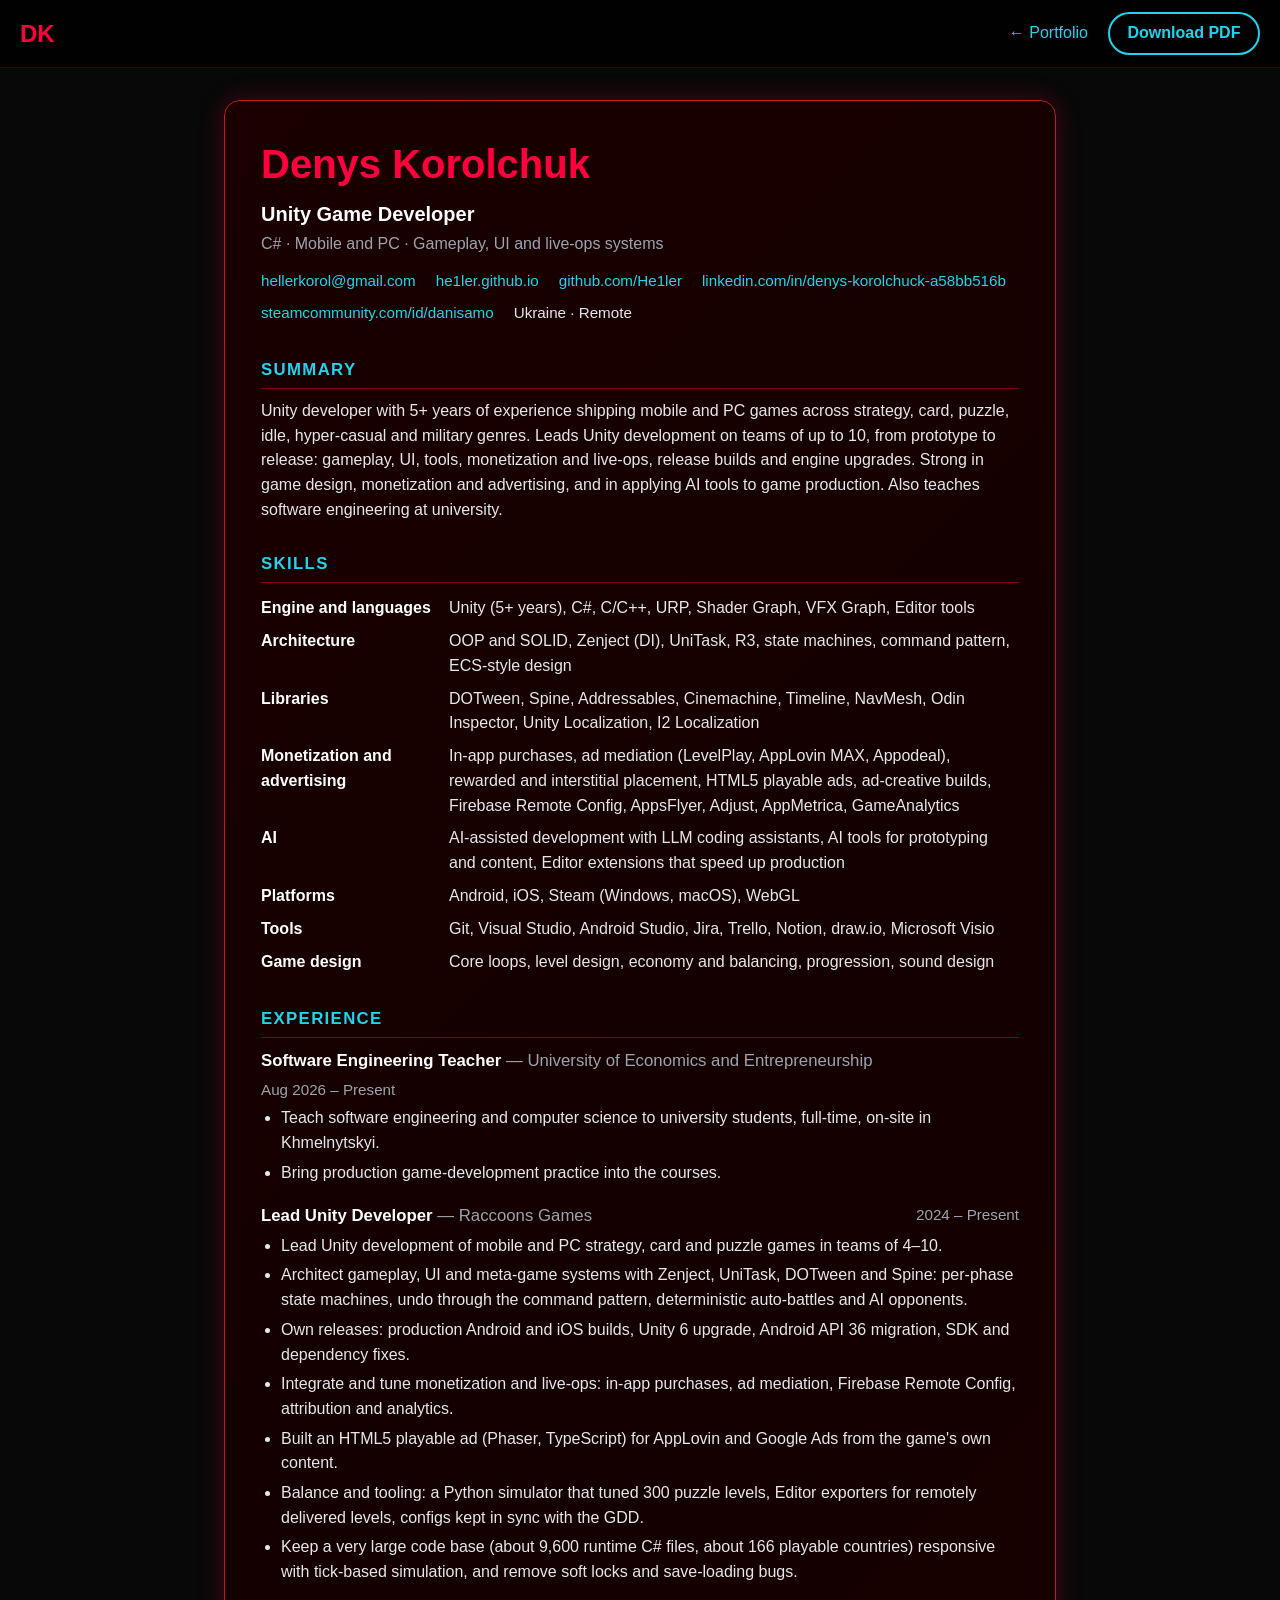
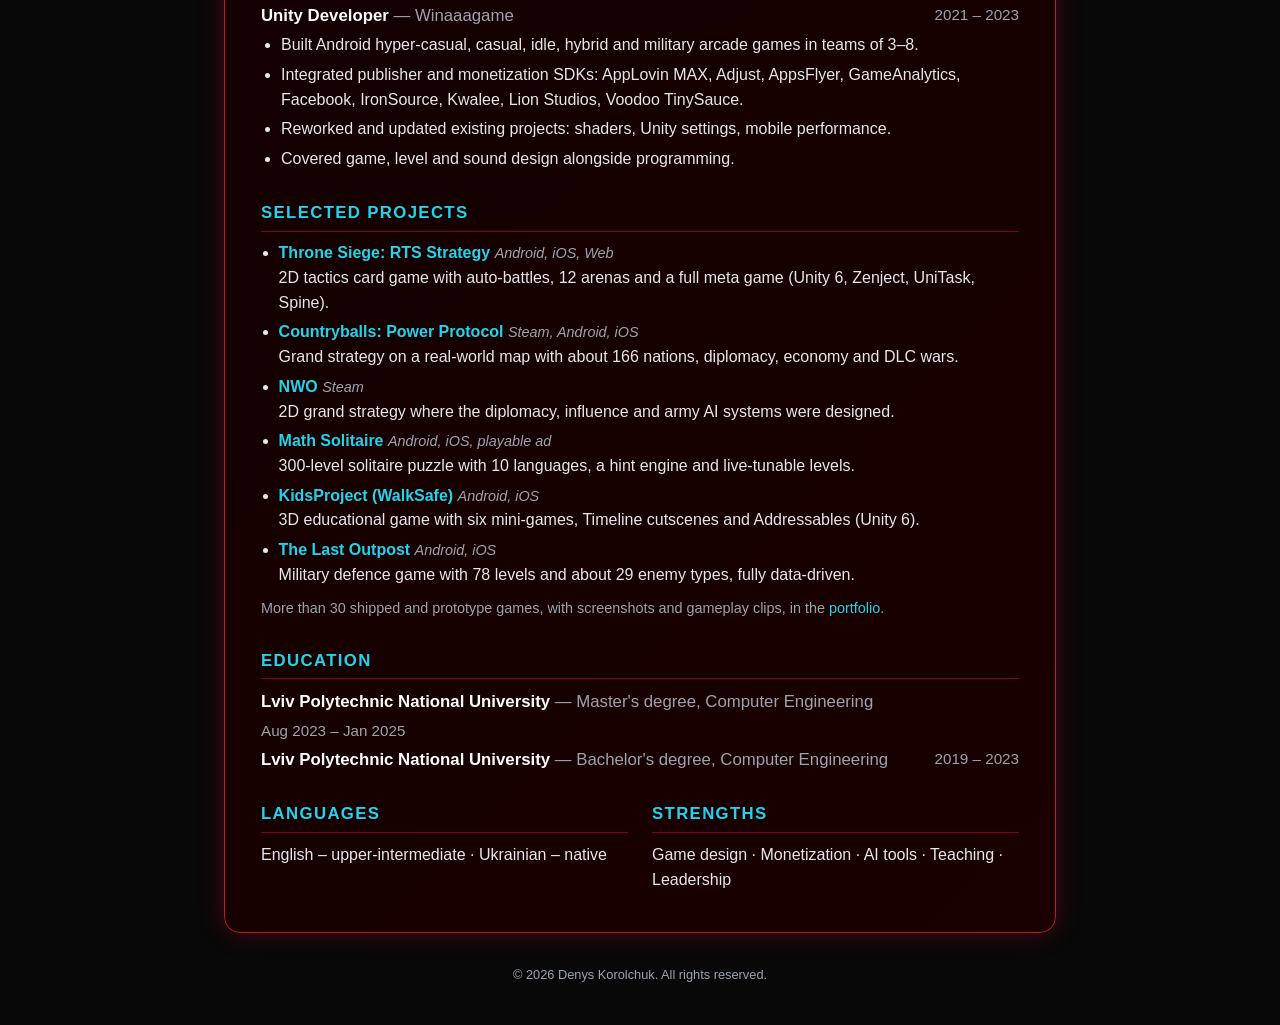
<file: cv.html>
<!DOCTYPE html>
<html lang="en">
<head>
  <meta charset="UTF-8" />
  <meta name="viewport" content="width=device-width, initial-scale=1.0" />
  <title>CV | Denys Korolchuk, Unity Game Developer</title>
  <meta name="description" content="CV of Denys Korolchuk, Unity and C# game developer: experience, skills, selected projects and education.">
  <meta name="theme-color" content="#080808">
  <link rel="canonical" href="https://he1ler.github.io/cv.html">
  <link rel="icon" href="data:image/svg+xml,%3Csvg xmlns=%27http://www.w3.org/2000/svg%27 viewBox=%270 0 64 64%27%3E%3Crect width=%2764%27 height=%2764%27 rx=%2712%27 fill=%27%23080808%27/%3E%3Ctext x=%2732%27 y=%2743%27 font-family=%27Arial,sans-serif%27 font-size=%2732%27 font-weight=%27bold%27 text-anchor=%27middle%27 fill=%27%23ff003c%27%3EDK%3C/text%3E%3C/svg%3E">
  <meta property="og:type" content="profile">
  <meta property="og:title" content="CV | Denys Korolchuk, Unity Game Developer">
  <meta property="og:description" content="Unity developer with 5+ years of experience shipping mobile and PC games.">
  <meta property="og:url" content="https://he1ler.github.io/cv.html">
  <meta property="og:image" content="https://he1ler.github.io/og-image.jpg">
  <link rel="stylesheet" href="cv.css?v=20261005j">
</head>
<body>
  <div class="cv-bar">
    <a class="cv-logo" href="./">DK</a>
    <div class="cv-bar-actions">
      <a href="./">&larr; Portfolio</a>
      <a class="cv-btn" href="Denys-Korolchuk-CV.pdf" download>Download PDF</a>
    </div>
  </div>

  <main class="cv-page">
    <header class="cv-head">
      <h1>Denys Korolchuk</h1>
      <p class="cv-title">Unity Game Developer</p>
      <p class="cv-tagline">C# · Mobile and PC · Gameplay, UI and live-ops systems</p>
      <ul class="cv-contact"><li><a class="js-email" data-user="hellerkorol" data-domain="gmail.com" data-show-address href="#">Email</a></li><li><a href="https://he1ler.github.io">he1ler.github.io</a></li><li><a href="https://github.com/He1ler">github.com/He1ler</a></li><li><a href="https://www.linkedin.com/in/denys-korolchuck-a58bb516b/">linkedin.com/in/denys-korolchuck-a58bb516b</a></li><li><a href="https://steamcommunity.com/id/danisamo">steamcommunity.com/id/danisamo</a></li><li>Ukraine · Remote</li></ul>
    </header>

    <section><h2>Summary</h2><p>Unity developer with 5+ years of experience shipping mobile and PC games across strategy, card, puzzle, idle, hyper-casual and military genres. Leads Unity development on teams of up to 10, from prototype to release: gameplay, UI, tools, monetization and live-ops, release builds and engine upgrades. Strong in game design, monetization and advertising, and in applying AI tools to game production. Also teaches software engineering at university.</p></section>
    <section><h2>Skills</h2><dl class="cv-skills"><div class="cv-skill"><dt>Engine and languages</dt><dd>Unity (5+ years), C#, C/C++, URP, Shader Graph, VFX Graph, Editor tools</dd></div><div class="cv-skill"><dt>Architecture</dt><dd>OOP and SOLID, Zenject (DI), UniTask, R3, state machines, command pattern, ECS-style design</dd></div><div class="cv-skill"><dt>Libraries</dt><dd>DOTween, Spine, Addressables, Cinemachine, Timeline, NavMesh, Odin Inspector, Unity Localization, I2 Localization</dd></div><div class="cv-skill"><dt>Monetization and advertising</dt><dd>In-app purchases, ad mediation (LevelPlay, AppLovin MAX, Appodeal), rewarded and interstitial placement, HTML5 playable ads, ad-creative builds, Firebase Remote Config, AppsFlyer, Adjust, AppMetrica, GameAnalytics</dd></div><div class="cv-skill"><dt>AI</dt><dd>AI-assisted development with LLM coding assistants, AI tools for prototyping and content, Editor extensions that speed up production</dd></div><div class="cv-skill"><dt>Platforms</dt><dd>Android, iOS, Steam (Windows, macOS), WebGL</dd></div><div class="cv-skill"><dt>Tools</dt><dd>Git, Visual Studio, Android Studio, Jira, Trello, Notion, draw.io, Microsoft Visio</dd></div><div class="cv-skill"><dt>Game design</dt><dd>Core loops, level design, economy and balancing, progression, sound design</dd></div></dl></section>
    <section><h2>Experience</h2><article class="cv-job"><div class="cv-job-head"><h3>Software Engineering Teacher <span>— University of Economics and Entrepreneurship</span></h3><time>Aug 2026 – Present</time></div><ul><li>Teach software engineering and computer science to university students, full-time, on-site in Khmelnytskyi.</li><li>Bring production game-development practice into the courses.</li></ul></article><article class="cv-job"><div class="cv-job-head"><h3>Lead Unity Developer <span>— Raccoons Games</span></h3><time>2024 – Present</time></div><ul><li>Lead Unity development of mobile and PC strategy, card and puzzle games in teams of 4–10.</li><li>Architect gameplay, UI and meta-game systems with Zenject, UniTask, DOTween and Spine: per-phase state machines, undo through the command pattern, deterministic auto-battles and AI opponents.</li><li>Own releases: production Android and iOS builds, Unity 6 upgrade, Android API 36 migration, SDK and dependency fixes.</li><li>Integrate and tune monetization and live-ops: in-app purchases, ad mediation, Firebase Remote Config, attribution and analytics.</li><li>Built an HTML5 playable ad (Phaser, TypeScript) for AppLovin and Google Ads from the game&#x27;s own content.</li><li>Balance and tooling: a Python simulator that tuned 300 puzzle levels, Editor exporters for remotely delivered levels, configs kept in sync with the GDD.</li><li>Keep a very large code base (about 9,600 runtime C# files, about 166 playable countries) responsive with tick-based simulation, and remove soft locks and save-loading bugs.</li></ul></article><article class="cv-job"><div class="cv-job-head"><h3>Unity Developer <span>— Winaaagame</span></h3><time>2021 – 2023</time></div><ul><li>Built Android hyper-casual, casual, idle, hybrid and military arcade games in teams of 3–8.</li><li>Integrated publisher and monetization SDKs: AppLovin MAX, Adjust, AppsFlyer, GameAnalytics, Facebook, IronSource, Kwalee, Lion Studios, Voodoo TinySauce.</li><li>Reworked and updated existing projects: shaders, Unity settings, mobile performance.</li><li>Covered game, level and sound design alongside programming.</li></ul></article></section>
    <section><h2>Selected projects</h2><ul class="cv-projects"><li><strong><a href="https://he1ler.github.io/#throne-siege-rts-strategy">Throne Siege: RTS Strategy</a></strong> <em>Android, iOS, Web</em><br>2D tactics card game with auto-battles, 12 arenas and a full meta game (Unity 6, Zenject, UniTask, Spine).</li><li><strong><a href="https://he1ler.github.io/#countryballs-power-protocol-steam">Countryballs: Power Protocol</a></strong> <em>Steam, Android, iOS</em><br>Grand strategy on a real-world map with about 166 nations, diplomacy, economy and DLC wars.</li><li><strong><a href="https://he1ler.github.io/#nwo">NWO</a></strong> <em>Steam</em><br>2D grand strategy where the diplomacy, influence and army AI systems were designed.</li><li><strong><a href="https://he1ler.github.io/#math-solitaire">Math Solitaire</a></strong> <em>Android, iOS, playable ad</em><br>300-level solitaire puzzle with 10 languages, a hint engine and live-tunable levels.</li><li><strong><a href="https://he1ler.github.io/#kidsproject-walksafe">KidsProject (WalkSafe)</a></strong> <em>Android, iOS</em><br>3D educational game with six mini-games, Timeline cutscenes and Addressables (Unity 6).</li><li><strong><a href="https://he1ler.github.io/#the-last-outpost">The Last Outpost</a></strong> <em>Android, iOS</em><br>Military defence game with 78 levels and about 29 enemy types, fully data-driven.</li></ul>
      <p class="cv-note">More than 30 shipped and prototype games, with screenshots and gameplay clips, in the <a href="./">portfolio</a>.</p></section>
    <section><h2>Education</h2><div class="cv-job-head"><h3>Lviv Polytechnic National University <span>— Master&#x27;s degree, Computer Engineering</span></h3><time>Aug 2023 – Jan 2025</time></div><div class="cv-job-head"><h3>Lviv Polytechnic National University <span>— Bachelor&#x27;s degree, Computer Engineering</span></h3><time>2019 – 2023</time></div></section>
    <section class="cv-two"><div><h2>Languages</h2><p>English – upper-intermediate · Ukrainian – native</p></div><div><h2>Strengths</h2><p>Game design · Monetization · AI tools · Teaching · Leadership</p></div></section>
  </main>
  <p class="cv-copy">&copy; 2026 Denys Korolchuk. All rights reserved.</p>
  <script src="email.js?v=20261005j"></script>
</body>
</html>
</file>
<file: cv.css>
/* cv.css - CV page: dark neon theme on screen, clean white A4 layout in print / PDF */
:root {
    --bg: #080808;
    --card: #140000;
    --red: #ff003c;
    --accent: #22d3ee;
    --text: #e5e7eb;
    --muted: #9ca3af;
}

* {
    box-sizing: border-box;
}

body {
    margin: 0;
    background: var(--bg);
    color: var(--text);
    font-family: 'Segoe UI', Tahoma, Geneva, Verdana, sans-serif;
    line-height: 1.55;
}

a {
    color: var(--accent);
    text-decoration: none;
}

a:hover {
    text-decoration: underline;
}

.cv-bar {
    position: sticky;
    top: 0;
    z-index: 10;
    display: flex;
    align-items: center;
    justify-content: space-between;
    padding: 0.75rem 1.25rem;
    background: rgba(0, 0, 0, 0.85);
    backdrop-filter: blur(8px);
    border-bottom: 1px solid rgba(139, 0, 0, 0.5);
}

.cv-logo {
    font-size: 1.5rem;
    font-weight: bold;
    color: var(--red);
}

.cv-bar-actions {
    display: flex;
    align-items: center;
    gap: 1.25rem;
}

.cv-btn {
    padding: 0.45rem 1.1rem;
    border: 2px solid var(--accent);
    border-radius: 9999px;
    font-weight: 600;
    color: var(--accent);
    transition: background-color 0.3s, color 0.3s;
}

.cv-btn:hover {
    background: var(--accent);
    color: #031317;
    text-decoration: none;
}

.cv-page {
    max-width: 52rem;
    margin: 2rem auto 4rem;
    padding: 2rem 2.25rem;
    background: linear-gradient(135deg, #1a0000, var(--card), #1a0000);
    border: 1px solid #b91c1c;
    border-radius: 1rem;
    box-shadow: 0 0 25px rgba(255, 0, 60, 0.25);
}

.cv-head h1 {
    margin: 0;
    font-size: 2.5rem;
    color: var(--red);
}

.cv-title {
    margin: 0.25rem 0 0;
    font-size: 1.25rem;
    font-weight: 600;
    color: #fff;
}

.cv-tagline {
    margin: 0.1rem 0 0.75rem;
    color: var(--muted);
}

.cv-contact {
    display: flex;
    flex-wrap: wrap;
    gap: 0.25rem 1.25rem;
    margin: 0;
    padding: 0;
    list-style: none;
    font-size: 0.95rem;
}

section {
    margin-top: 1.75rem;
}

h2 {
    margin: 0 0 0.6rem;
    padding-bottom: 0.3rem;
    border-bottom: 1px solid rgba(255, 0, 60, 0.45);
    font-size: 1.05rem;
    letter-spacing: 0.08em;
    text-transform: uppercase;
    color: var(--accent);
}

p {
    margin: 0 0 0.5rem;
}

.cv-skills {
    margin: 0;
}

.cv-skill {
    display: grid;
    grid-template-columns: 11rem 1fr;
    gap: 0.75rem;
    padding: 0.25rem 0;
}

.cv-skill dt {
    font-weight: 600;
    color: #fff;
}

.cv-skill dd {
    margin: 0;
}

.cv-job {
    margin-bottom: 1.1rem;
}

.cv-job-head {
    display: flex;
    flex-wrap: wrap;
    justify-content: space-between;
    gap: 0.25rem 1rem;
    margin-bottom: 0.3rem;
}

.cv-job-head h3 {
    margin: 0;
    font-size: 1.05rem;
    color: #fff;
}

.cv-job-head h3 span {
    font-weight: 400;
    color: var(--muted);
}

.cv-job-head time {
    color: var(--muted);
    font-size: 0.95rem;
}

ul {
    margin: 0;
    padding-left: 1.25rem;
}

li {
    margin-bottom: 0.3rem;
}

.cv-projects {
    padding-left: 1.1rem;
}

.cv-projects em {
    color: var(--muted);
    font-size: 0.9rem;
}

.cv-note {
    margin-top: 0.6rem;
    color: var(--muted);
    font-size: 0.9rem;
}

.cv-two {
    display: grid;
    grid-template-columns: 1fr 1fr;
    gap: 1.5rem;
}

@media (max-width: 640px) {
    .cv-page {
        margin: 1rem 0.75rem 3rem;
        padding: 1.25rem 1.1rem;
    }

    .cv-head h1 {
        font-size: 2rem;
    }

    .cv-skill {
        grid-template-columns: 1fr;
        gap: 0;
    }

    .cv-two {
        grid-template-columns: 1fr;
        gap: 0;
    }

    .cv-bar-actions a:first-child {
        display: none;
    }
}

@page {
    size: A4;
    margin: 10mm 13mm;
}

@media print {
    body {
        background: #fff;
        color: #111;
        font-size: 9.6pt;
        line-height: 1.3;
    }

    .cv-bar {
        display: none;
    }

    .cv-page {
        max-width: none;
        margin: 0;
        padding: 0;
        background: none;
        border: 0;
        box-shadow: none;
    }

    a,
    .cv-head h1 {
        color: #111;
    }

    .cv-head h1 {
        font-size: 24pt;
        color: #b3002d;
    }

    .cv-title {
        color: #b3002d;
        font-size: 12pt;
    }

    .cv-tagline,
    .cv-note,
    .cv-job-head time,
    .cv-job-head h3 span,
    .cv-projects em {
        color: #555;
    }

    h2 {
        color: #b3002d;
        border-color: #b3002d;
        font-size: 10.5pt;
    }

    .cv-skill dt,
    .cv-job-head h3 {
        color: #111;
    }

    .cv-job-head h3 {
        font-size: 10.5pt;
    }

    .cv-job-head time {
        font-size: 9.5pt;
    }

    section {
        margin-top: 8pt;
        break-inside: auto;
    }

    h2 {
        break-after: avoid;
    }

    .cv-job {
        break-inside: avoid;
        margin-bottom: 7pt;
    }

    li {
        margin-bottom: 1.5pt;
    }
}

.cv-copy {
    margin: -2rem 0 2.5rem;
    text-align: center;
    font-size: 0.8rem;
    color: var(--muted);
}

@media print {
    .cv-copy {
        display: none;
    }
}
</file>
